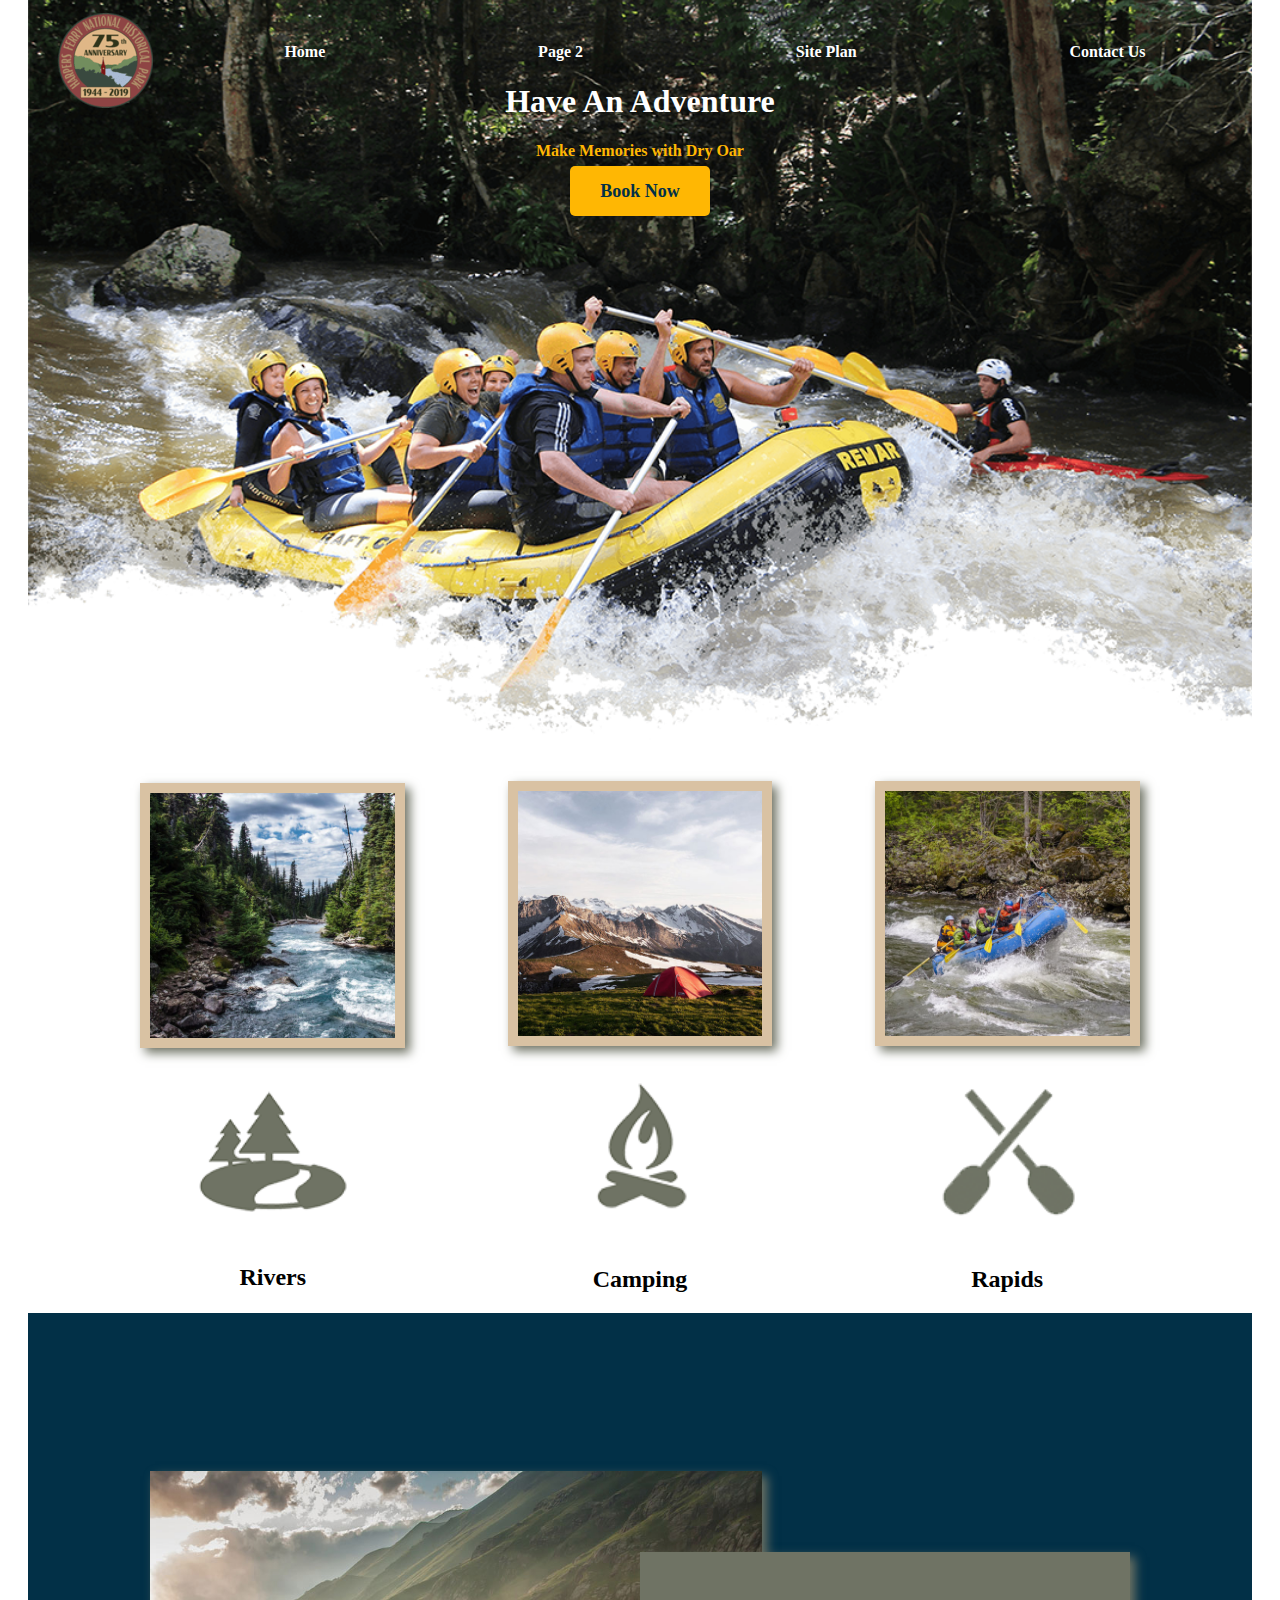
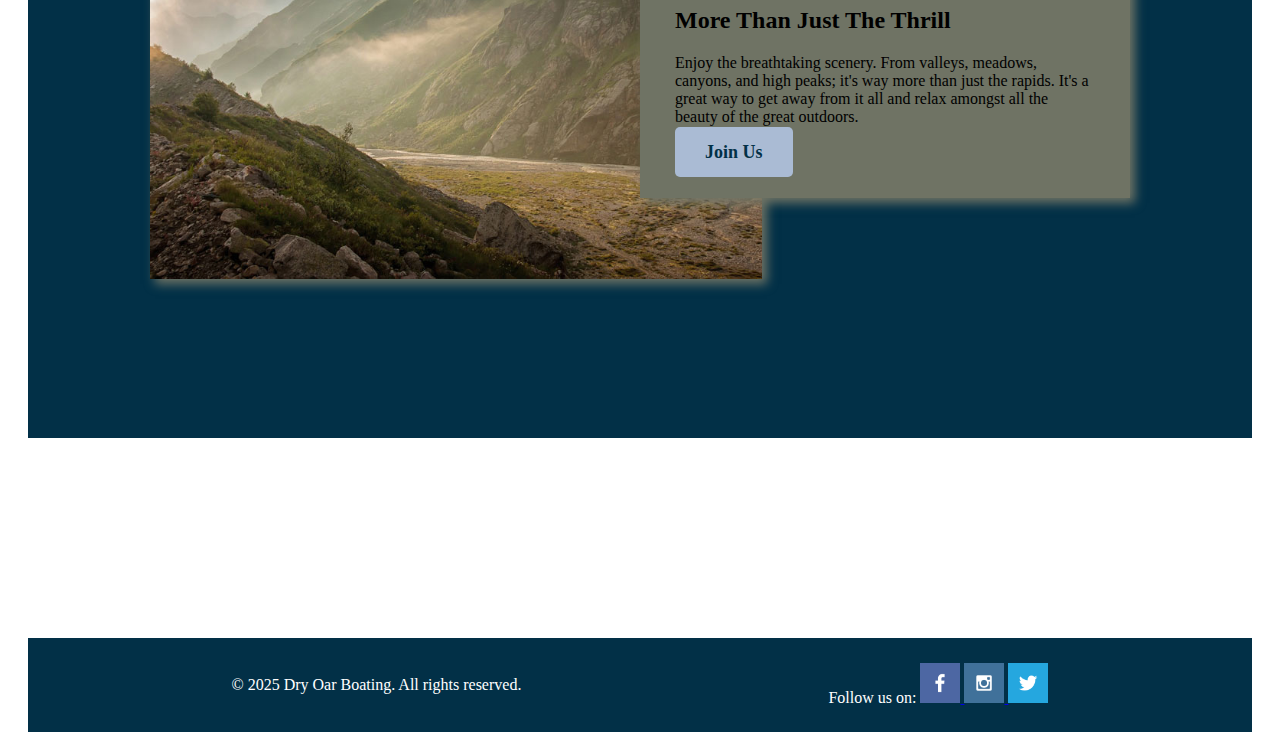
<file: index.html>
<!DOCTYPE html>
<html lang="en">
<head>
    <meta charset="UTF-8">
    <meta name="viewport" content="width=device-width, initial-scale=1.0">
    <title>Whitewater Rafting Vacations | Dry Oar Boating | Home</title>
    <link rel="stylesheet" href="styles/styles.css"> 
</head>
<body>
    <div id="content">
        <header>
            <a id="logo_link" href="index.html">
                <img class="logo" src="images/logo.png" alt="Dry Oar Logo">
            </a>
            <nav>
                <a href="index.html">Home</a>
                <a href="#">Page 2</a>
                <a href="site-plan-rafting.html">Site Plan</a>
                <a href="contactus.html">Contact Us</a>
            </nav>
        </header>

        <div id="hero">
            <div id="hero-box">
                <img id="hero-img" src="images/hero.png" alt="People enjoying white water rafting">
            </div>
            <section id="hero-msg">
                <h1 class="home-title">Have An Adventure</h1>
                <h4>Make Memories with Dry Oar</h4>
                <div class="button-box">
                    <a class="book" href="contactus.html">Book Now</a>
                </div>
            </section>
        </div>

        <main class="home-grid">
            <section class="rivers-card">
                <img class="card-img" src="images/rivers.jpg" alt="river in forest">
                <img class="icon" src="images/river_icon.png" alt="river icon">
                <h2>Rivers</h2>
            </section>
            <section class="camping-card">
                <img class="card-img" src="images/camping.jpg" alt="tent in mountains">
                <img class="icon" src="images/fire_icon.png" alt="fire icon">
                <h2>Camping</h2>
            </section>
            <section class="rapids-card">
                <img class="card-img" src="images/rapids.jpg" alt="rafting boat">
                <img class="icon" src="images/oars.png" alt="oars icon">
                <h2>Rapids</h2>
            </section>

            <div id="background"></div> 

            <img class="mountains" src="images/mountains.jpg" alt="Misty mountains">

            <section class="msg">
                <h2>More Than Just The Thrill</h2>
                <p>Enjoy the breathtaking scenery. From valleys, meadows, canyons, and high peaks; it's way more than just the rapids. It's a great way to get away from it all and relax amongst all the beauty of the great outdoors.</p>
                <a class="join" href="rivers.html">Join Us</a>
            </section>
        </main>

        <footer class="footer">
            <p>&copy; 2025 Dry Oar Boating. All rights reserved.</p>
            <p>Follow us on:
                <a href="https://www.facebook.com/DryOarBoating" target="blank">
                    <img src="images/facebook.png" alt="Facebook" style="width: 40px; height: 40px;">
                </a>
                <a href="https://www.instagram.com/DryOarBoating" target="blank">
                    <img src="images/instagram.png" alt="Instagram" style="width: 40px; height: 40px;">
                </a>
                <a href="https://www.twitter.com/DryOarBoating" target="blank">
                    <img src="images/twitter.png" alt="Twitter" style="width: 40px; height: 40px;">
                </a>
            </p>
        </footer>
    </div>
</body>
</html>
</file>
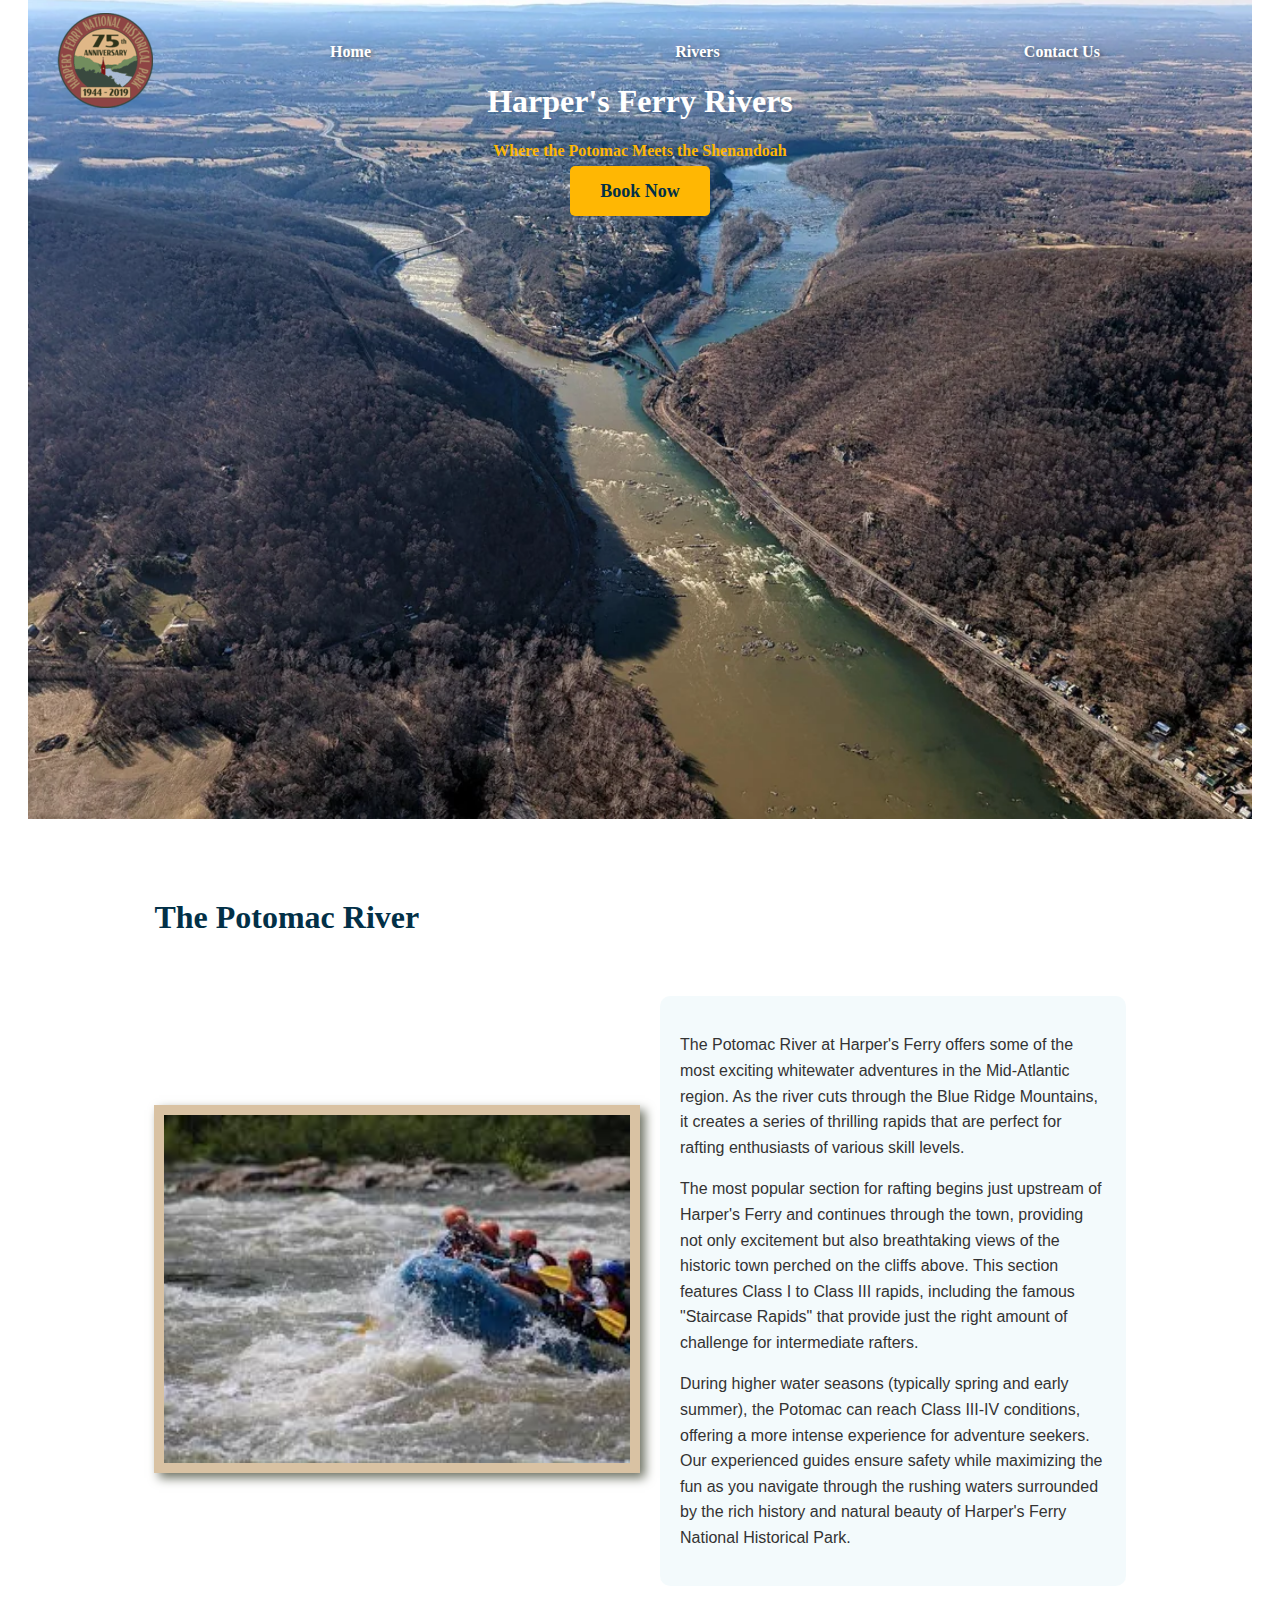
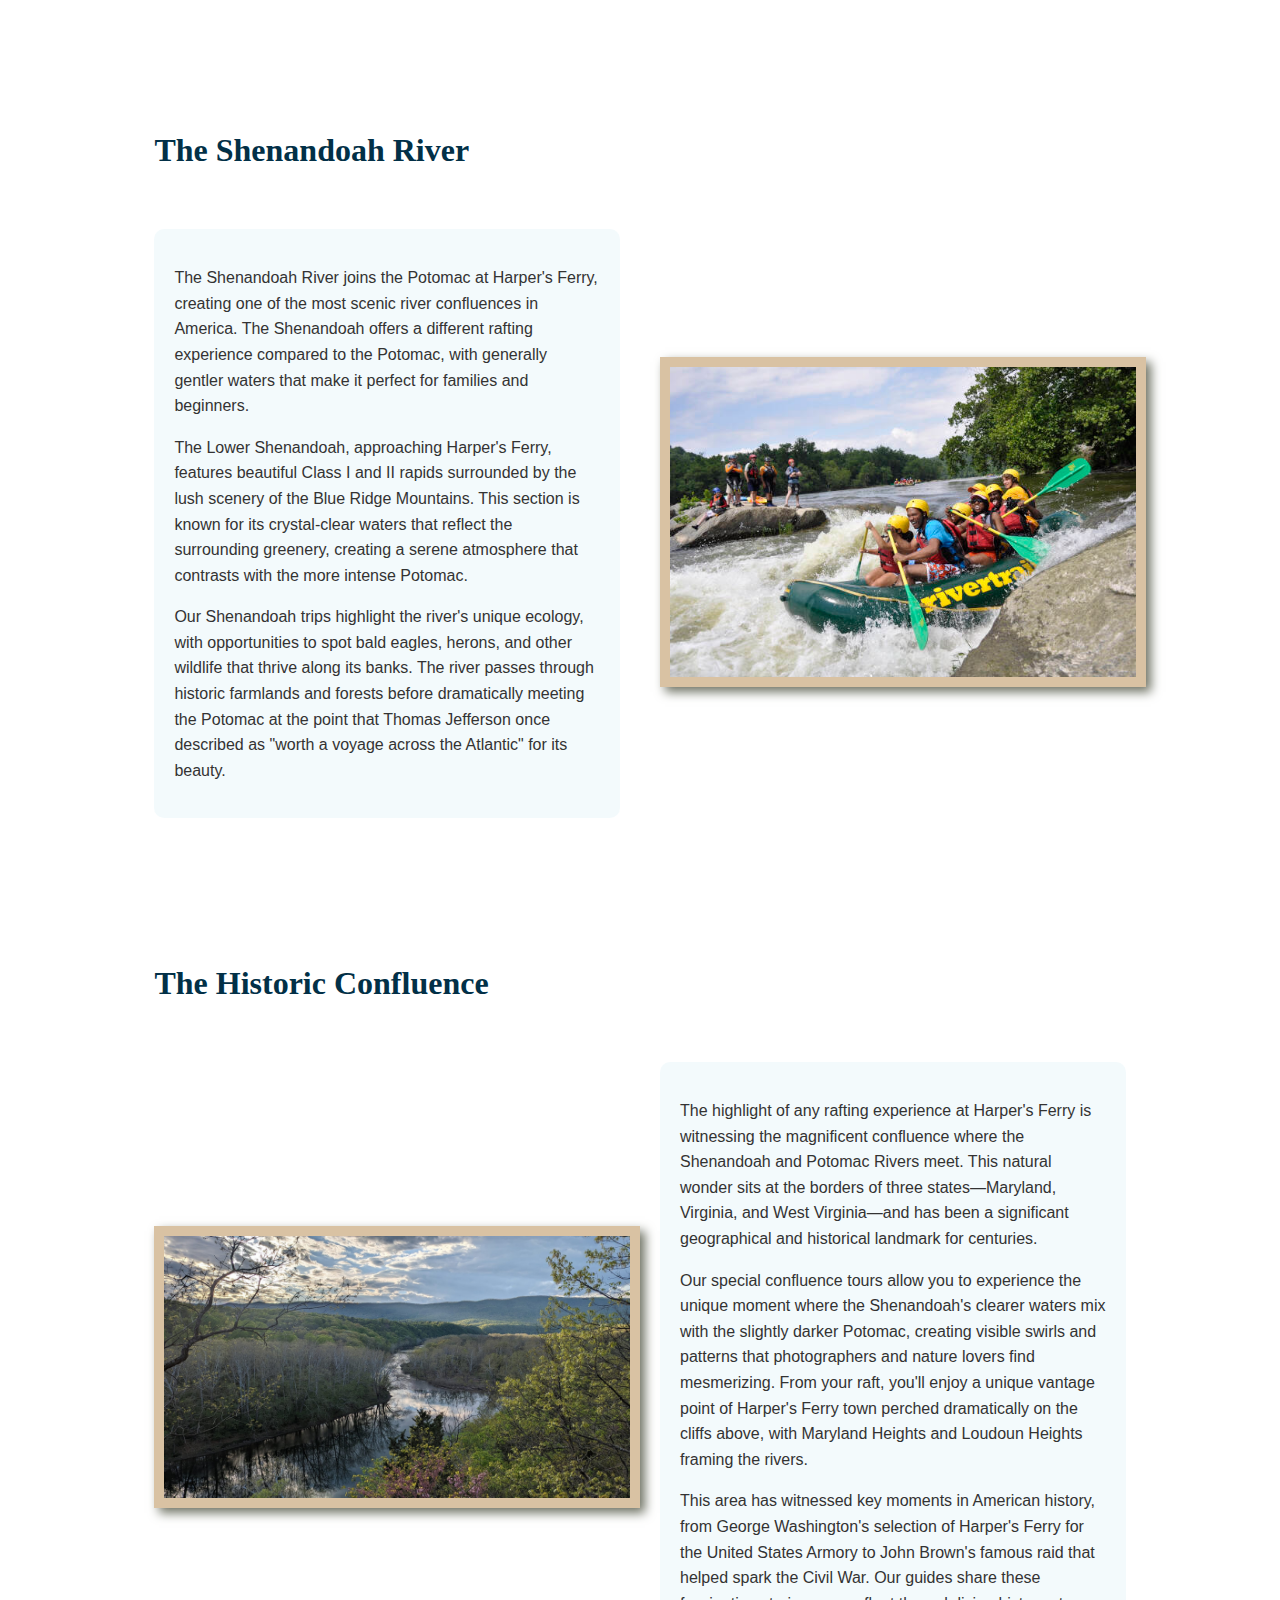
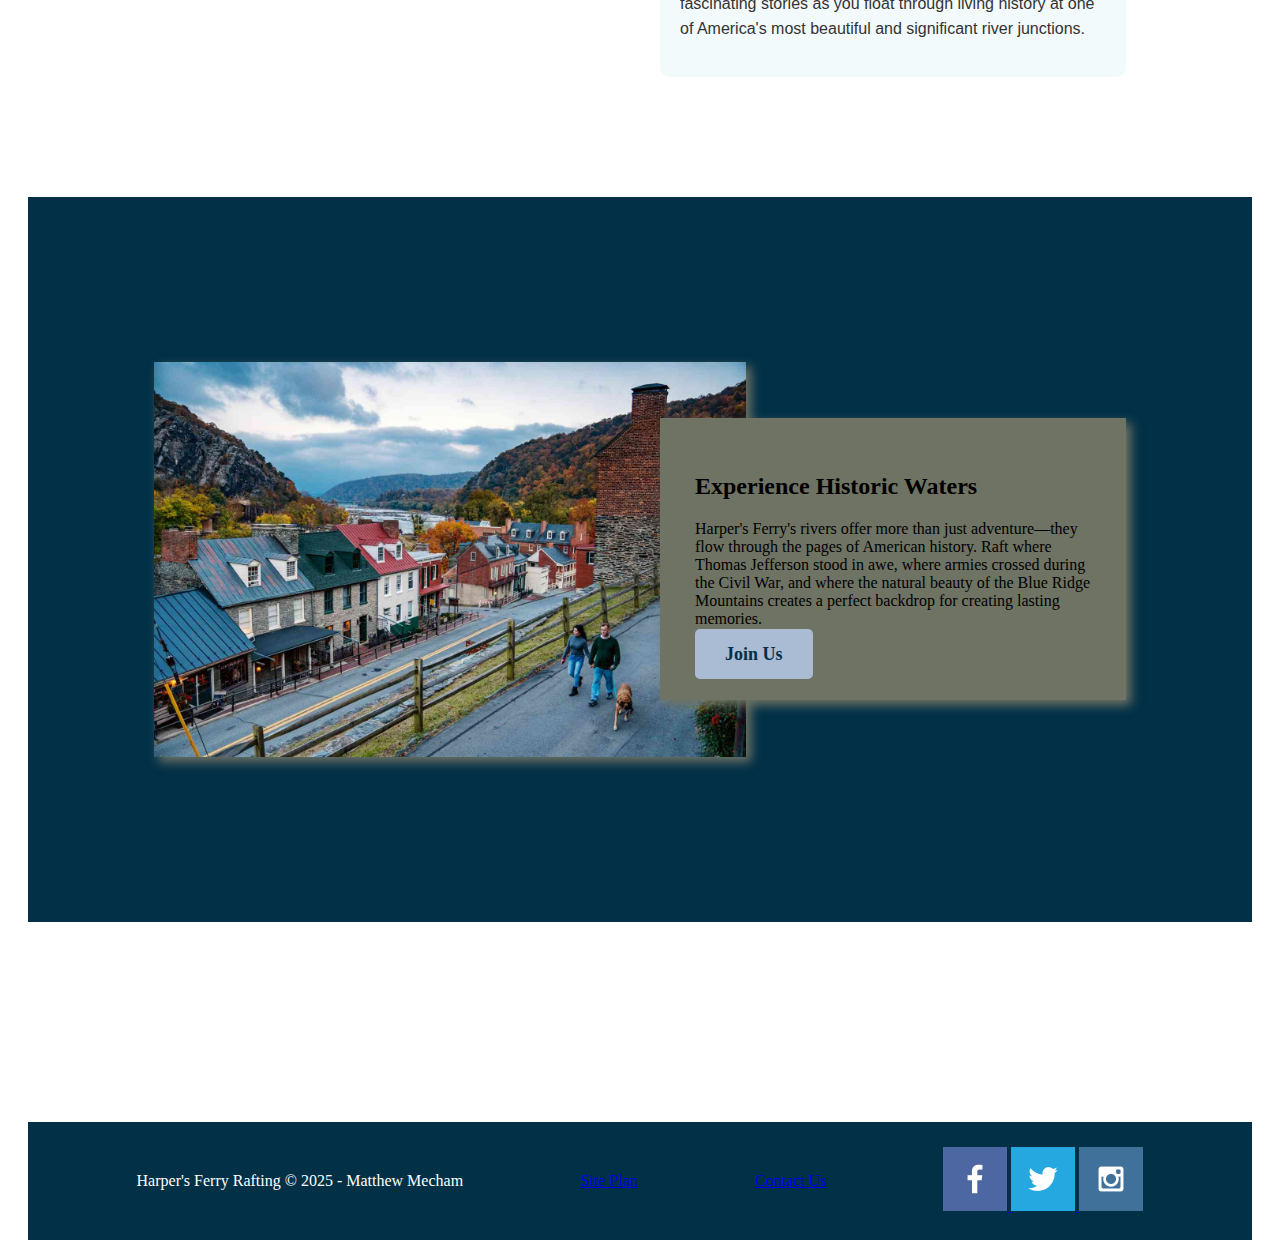
<file: river.html>
<!DOCTYPE html>
<html lang="en">
<head>
    <meta charset="UTF-8">
    <meta name="viewport" content="width=device-width, initial-scale=1.0">
    <title>Rivers - Harper's Ferry Rafting</title>
    <link rel="stylesheet" href="styles/styles.css">
</head>
<body>
    <div id="content">
        <header>
            <a id="logo_link" href="index.html">
                <img class="logo" src="images/logo.png" alt="Harper's Ferry Rafting Logo">
            </a>
            <nav>
                <a href="index.html">Home</a>
                <a href="rivers.html">Rivers</a>
                <a href="contact.html">Contact Us</a>
            </nav>
        </header>
        
        <!-- Hero section -->
        <div id="hero">
            <div id="hero-box">
                <img id="hero-img" src="images/confluence.webp" alt="Potomac and Shenandoah confluence at Harper's Ferry">
            </div>
            <section id="hero-msg">
                <h1 class="home-title">Harper's Ferry Rivers</h1>
                <h4>Where the Potomac Meets the Shenandoah</h4>
                <div class="button-box">
                    <a class="book" href="contact.html">Book Now</a>
                </div>
            </section>
        </div>

        <!-- Main content -->
        <main class="rivers-grid">
            <!-- Potomac River Section -->
            <section class="river-section potomac">
                <h2>The Potomac River</h2>
                <div class="river-img-container">
                    <img class="river-img" src="images\raft_potomac.jpg" alt="Rafting on the Potomac River at Harper's Ferry">
                </div>
                <div class="river-text">
                    <p>The Potomac River at Harper's Ferry offers some of the most exciting whitewater adventures in the Mid-Atlantic region. As the river cuts through the Blue Ridge Mountains, it creates a series of thrilling rapids that are perfect for rafting enthusiasts of various skill levels.</p>
                    <p>The most popular section for rafting begins just upstream of Harper's Ferry and continues through the town, providing not only excitement but also breathtaking views of the historic town perched on the cliffs above. This section features Class I to Class III rapids, including the famous "Staircase Rapids" that provide just the right amount of challenge for intermediate rafters.</p>
                    <p>During higher water seasons (typically spring and early summer), the Potomac can reach Class III-IV conditions, offering a more intense experience for adventure seekers. Our experienced guides ensure safety while maximizing the fun as you navigate through the rushing waters surrounded by the rich history and natural beauty of Harper's Ferry National Historical Park.</p>
                </div>
            </section>

            <!-- Shenandoah River Section -->
            <section class="river-section shenandoah">
                <h2>The Shenandoah River</h2>
                <div class="river-img-container">
                    <img class="river-img" src="images/raft_shenandoah.jpg" alt="Rafting on the Shenandoah River">
                </div>
                <div class="river-text">
                    <p>The Shenandoah River joins the Potomac at Harper's Ferry, creating one of the most scenic river confluences in America. The Shenandoah offers a different rafting experience compared to the Potomac, with generally gentler waters that make it perfect for families and beginners.</p>
                    <p>The Lower Shenandoah, approaching Harper's Ferry, features beautiful Class I and II rapids surrounded by the lush scenery of the Blue Ridge Mountains. This section is known for its crystal-clear waters that reflect the surrounding greenery, creating a serene atmosphere that contrasts with the more intense Potomac.</p>
                    <p>Our Shenandoah trips highlight the river's unique ecology, with opportunities to spot bald eagles, herons, and other wildlife that thrive along its banks. The river passes through historic farmlands and forests before dramatically meeting the Potomac at the point that Thomas Jefferson once described as "worth a voyage across the Atlantic" for its beauty.</p>
                </div>
            </section>

            <!-- The Confluence Section -->
            <section class="river-section confluence">
                <h2>The Historic Confluence</h2>
                <div class="river-img-container">
                    <img class="river-img" src="images/second_confluence.webp" alt="The confluence of Potomac and Shenandoah Rivers">
                </div>
                <div class="river-text">
                    <p>The highlight of any rafting experience at Harper's Ferry is witnessing the magnificent confluence where the Shenandoah and Potomac Rivers meet. This natural wonder sits at the borders of three states—Maryland, Virginia, and West Virginia—and has been a significant geographical and historical landmark for centuries.</p>
                    <p>Our special confluence tours allow you to experience the unique moment where the Shenandoah's clearer waters mix with the slightly darker Potomac, creating visible swirls and patterns that photographers and nature lovers find mesmerizing. From your raft, you'll enjoy a unique vantage point of Harper's Ferry town perched dramatically on the cliffs above, with Maryland Heights and Loudoun Heights framing the rivers.</p>
                    <p>This area has witnessed key moments in American history, from George Washington's selection of Harper's Ferry for the United States Armory to John Brown's famous raid that helped spark the Civil War. Our guides share these fascinating stories as you float through living history at one of America's most beautiful and significant river junctions.</p>
                </div>
            </section>

            <!-- Call to action -->
            <div id="background"></div>
            <img class="mountains" src="images/harper's_ferry.jpg" alt="View of Harper's Ferry from the river">
            <section class="msg">
                <h2>Experience Historic Waters</h2>
                <p>Harper's Ferry's rivers offer more than just adventure—they flow through the pages of American history. Raft where Thomas Jefferson stood in awe, where armies crossed during the Civil War, and where the natural beauty of the Blue Ridge Mountains creates a perfect backdrop for creating lasting memories.</p>
                <a class="join" href="contact.html">Join Us</a>
            </section>
        </main>
        
        <!-- Footer -->
        <footer>
            <p>Harper's Ferry Rafting &copy; 2025 - Matthew Mecham</p>
            <p><a href="site-plan-rafting.html">Site Plan</a></p>
            <p><a href="contact.html">Contact Us</a></p>
            <div class="social">
                <a href="https://facebook.com" target="_blank">
                    <img src="images/facebook.png" alt="fb icon">
                </a>
                <a href="https://twitter.com" target="_blank">
                    <img src="images/twitter.png" alt="twitter icon">
                </a>
                <a href="https://instagram.com" target="_blank">
                    <img src="images/instagram.png" alt="instagram icon">
                </a>
            </div>
        </footer>
    </div>
</body>
</html>
</file>
<file: styles/styles.css>
/* Content container */
#content {
    max-width: 1600px;
    margin: 0 auto;
    padding: 0 20px;
}

/* Header Grid Layout */
header {
    background-color: transparent;  /* Remove background color */
    display: grid;
    grid-template-columns: 150px auto;
    position: relative;  /* Makes it sit on top of hero image */
    z-index: 1;         /* Ensures it's above the hero image */
}

#logo_link {
    padding-top: 5px;
    justify-self: center;
    align-self: center;
}

nav {
    display: flex;
    justify-content: space-around;
}

nav a {
    color: white;
    text-decoration: none;
    padding: 35px;
    text-shadow: 2px 2px 4px rgba(0, 0, 0, 0.5);  /* Adds shadow to make text readable */
    font-weight: bold;  /* Makes text more visible */
}

nav a:hover {
    color: #FFB703;
    background-color: rgba(0, 0, 0, 0.5);  /* Semi-transparent background on hover */
    border-radius: 5px;  /* Rounded corners on hover background */
}

/* Hero Grid Layout */
#hero {
    display: grid;
    grid-template-columns: 1fr 3fr 1fr;
    margin-top: -150px;  /* Adjusted to pull hero image up under the header */
}

#hero-box {
    grid-column: 1/4;
    grid-row: 1/3;
    z-index: 0;  /* Ensures it stays behind the header */
}

#hero-img {
    width: 100%;
}

#hero-msg {
    grid-column: 2/3;
    grid-row: 1/2;
    margin-top: 100px;
    z-index: 1;
}

#hero-msg h1 {
    color: white;
    text-align: center;
    z-index: 1;
}

#hero-msg h4 {
    color: #FFB703;  /* Changed hero message color */
    text-align: center;
    z-index: 1;
}

.button-box {
    text-align: center;
    margin-top: 20px;
    z-index: 1;
}

.book {
    background-color: #FFB703;  /* Using your yellow accent color */
    color: #023047;            /* Using your dark blue color */
    text-decoration: none;     /* Removes the underline */
    padding: 15px 30px;        /* Adds space inside the button */
    border-radius: 5px;        /* Rounds the corners */
    font-size: 18px;          /* Makes the text a bit larger */
    font-weight: bold;        /* Makes the text bold */
    transition: all 0.3s ease; /* Smooth transition for hover effects */
}

.book:hover {
    background-color: #023047;  /* Dark blue background on hover */
    color: #FFB703;            /* Yellow text on hover */
    transform: scale(1.1);     /* Slightly enlarges the button on hover */
}

.join{
    background-color: #AABBD4;  /* Using your yellow accent color */
    color: #023047;            /* Using your dark blue color */
    text-decoration: none;     /* Removes the underline */
    padding: 15px 30px;        /* Adds space inside the button */
    border-radius: 5px;        /* Rounds the corners */
    font-size: 18px;          /* Makes the text a bit larger */
    font-weight: bold;        /* Makes the text bold */
    transition: all 0.3s ease; /* Smooth transition for hover effects */
}   

.join:hover {
    background-color: #023047;  /* Dark blue background on hover */
    color: #FFB703;            /* Yellow text on hover */
    transform: scale(1.1);     /* Slightly enlarges the button on hover */
}

/* Main Grid Layout */
.home-grid {
    display: grid;
    grid-template-columns: repeat(10, 1fr);
}

.rivers-card, .camping-card, .rapids-card {
    display: grid;
    grid-template-rows: auto auto auto;
    justify-items: center;
    align-items: center;
}

.rivers-card {
    grid-column: 2/4;
    grid-row: 2/3;
}

.camping-card {
    grid-column: 5/7;
    grid-row: 2/3;
}

.rapids-card {
    grid-column: 8/10;
    grid-row: 2/3;
}

/* Icon Styling */
.icon {
    width: 80px;
    padding-top: 10px;
}

/* Card Images and Icons */
.card-img {
    border: 10px solid #d9c2a3;
    width: 100%;
    transition: transform .5s;
    box-shadow: 5px 5px 10px #6f7364;
    grid-row: 1/2;
}

.icon {
    width: 150px;  /* Adjusted icon size */
    height: auto;
    grid-row: 2/3;
    margin: 20px 0;  /* Added some vertical spacing */
}

.card-img:hover {
    opacity: .6;
    transform: scale(1.1);
}

/* Background and Mountains */
#background {
    grid-column: 1/11;
    grid-row: 4/9;
    background-color: #023047;
    height: 725px;
}

.mountains {
    grid-column: 2/7;
    grid-row: 5/8;
    width: 100%;
    box-shadow: 5px 5px 10px #6f7364;
}

.msg {
    background-color: #6f7364;
    padding: 35px;
    grid-column: 6/10;
    grid-row: 6/7;
    box-shadow: 5px 5px 10px #6f7364;
}

/* Footer Layout */
footer {
    background-color: #023047;
    padding: 25px 50px;
    margin-top: 200px;
    display: flex;
    justify-content: space-around;
    align-items: center;
}

footer p {
    color: white;  /* Makes all paragraph text white */
    margin: 0;    /* Removes default paragraph margins */
}   
/* Responsive Design */
@media screen and (max-width: 900px) {
    #hero, .home-grid {
        display: block;
        height: auto;
    }
    nav, footer {
        flex-direction: column;
    }
    nav a {
        display: block;
        padding: 15px;
    }
    #hero {
        margin-top: 0;
    }
    #hero-msg {
        margin-top: 0;
    }
    #hero-msg h4 {
        display: none;
    }
    #hero-msg h1 {
        color: #6f7364;
    }
    .home-title {
        font-size: 25px;
    }
    .rivers-card, .camping-card, .rapids-card { 
        margin: 50px auto;
        width: 60%;
    }
    #background {
        display: none;
    }
    .mountains, .msg {
        width: 80%;
        display: block;
        margin: 0 auto;
    }
    footer {
        margin-top: 25px;
    }
}

/* Rivers Page Specific Styling */
header {
    background-color: transparent;  /* Remove background color */
    display: grid;
    grid-template-columns: 150px auto;
    position: relative;  /* Makes it sit on top of hero image */
    z-index: 1;         /* Ensures it's above the hero image */
}

#logo_link {
    padding-top: 5px;
    justify-self: center;
    align-self: center;
}

nav {
    display: flex;
    justify-content: space-around;
}

nav a {
    color: white;
    text-decoration: none;
    padding: 35px;
    text-shadow: 2px 2px 4px rgba(0, 0, 0, 0.5);  /* Adds shadow to make text readable */
    font-weight: bold;  /* Makes text more visible */
}

nav a:hover {
    color: #FFB703;
    background-color: rgba(0, 0, 0, 0.5);  /* Semi-transparent background on hover */
    border-radius: 5px;  /* Rounded corners on hover background */
}



.rivers-grid {
    display: grid;
    grid-template-columns: repeat(10, 1fr);
    gap: 40px;
    margin-top: 50px;
}

.river-section {
    grid-column: 2/10;
    margin-bottom: 80px;
    display: grid;
    grid-template-columns: 1fr 1fr;
    gap: 40px;
    align-items: center;
}

.river-section h2 {
    grid-column: 1/3;
    color: #023047;
    font-family: "IM Fell French Canyon", serif;
    font-size: 2em;
    margin-bottom: 20px;
}

.river-img-container {
    width: 100%;
}

.river-img {
    width: 100%;
    border: 10px solid #d9c2a3;
    box-shadow: 5px 5px 10px #6f7364;
    transition: transform .5s;
}

.river-img:hover {
    opacity: .6;
    transform: scale(1.05);
}

.river-text {
    padding: 20px;
    background-color: rgba(142, 202, 230, 0.1);
    border-radius: 10px;
}

.river-text p {
    margin-bottom: 15px;
    font-family: Roboto, Arial, sans-serif;
    color: #333;
    line-height: 1.6;
}

/* Alternate layout for different river sections */
.shenandoah {
    grid-template-areas: 
        "title title"
        "text image";
}

.shenandoah h2 {
    grid-area: title;
}

.shenandoah .river-img-container {
    grid-area: image;
}

.shenandoah .river-text {
    grid-area: text;
}

/* Responsive adjustments for rivers page */
@media screen and (max-width: 900px) {
    .rivers-grid {
        display: block;
    }
    
    .river-section {
        display: block;
        width: 80%;
        margin: 0 auto 60px auto;
    }
    
    .river-img-container {
        margin-bottom: 20px;
    }
}
</file>
